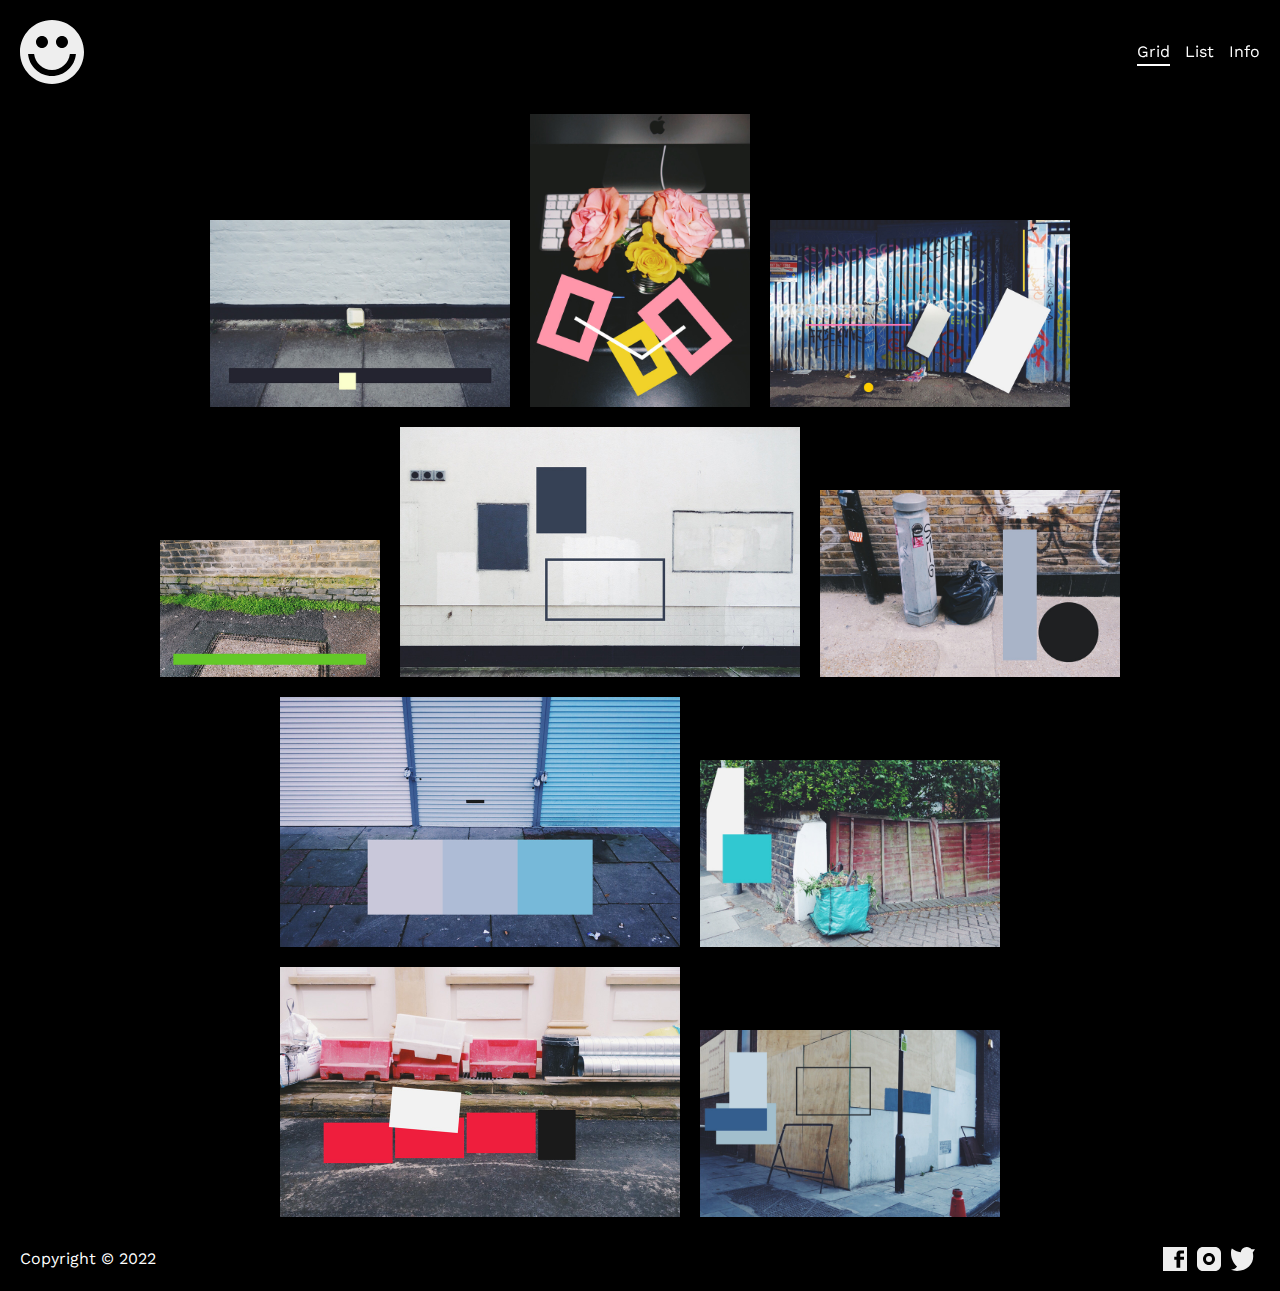
<file: index.html>
<!DOCTYPE html>
<html lang="en">

    <head>
        <meta charset="UTF-8">
        <meta http-equiv="X-UA-Compatible" content="IE=edge">
        <meta name="viewport" content="width=device-width, initial-scale=1.0">
        <link rel="stylesheet" href="reset.css">
        <link rel="stylesheet" href="style.css">
        <title>Boyce</title>
    </head>

    <body>
        <header>
            <h1><img src="assets/logo.svg" alt="logo"></h1>
            <nav>
                <a href="index.html" class="active">Grid</a>
                <a href="list.html">List</a>
                <a href="info.html">Info</a>
            </nav>
        </header>
        <section class="photos">
            <div class="photo">
                <div class="overlay">
                    <h2>Black Line Yellow Box</h2>
                </div>
                <img src="assets/image_1.jpg" alt="image_1">
            </div>
            <div class="photo small">
                <div class="overlay">
                    <h2>Desk Flowers</h2>
                </div><img src="assets/image_2.jpg" alt="image_2">
            </div>
            <div class="photo">
                <div class="overlay">
                    <h2>Fence Sign Reach</h2>
                </div><img src="assets/image_3.jpg" alt="image_3">
            </div>
            <div class="photo small">
                <div class="overlay">
                    <h2>Green Grass Line</h2>
                </div><img src="assets/image_4.jpg" alt="image_4">
            </div>
            <div class="photo large">
                <div class="overlay">
                    <h2>Fill Outline</h2>
                </div> <img src="assets/image_5.jpg" alt="image_5">
            </div>
            <div class="photo">
                <div class="overlay">
                    <h2>Bollard Bag Black Grey</h2>
                </div><img src="assets/image_6.jpg" alt="image_6">
            </div>
            <div class="photo large">
                <div class="overlay">
                    <h2>Three Shutters</h2>
                </div> <img src="assets/image_7.jpg" alt="image_7">
            </div>
            <div class="photo">
                <div class="overlay">
                    <h2>Green Bag White Wall</h2>
                </div> <img src="assets/image_8.jpg" alt="image_8">
            </div>
            <div class="photo large">
                <div class="overlay">
                    <h2>Temporary Barrier Bin</h2>
                </div> <img src="assets/image_9.jpg" alt="image_9">
            </div>
            <div class="photo">
                <div class="overlay">
                    <h2>Post Panel Frame</h2>
                </div> <img src="assets/image_10.jpg" alt="image_10">
            </div>
        </section>
        <footer>
            <p>Copyright &copy; 2022</p>
            <div class="social">
                <a href="#">
                    <img src="assets/icon-facebook.svg" alt="facebook">
                </a>
                <a href="#">
                    <img src="assets/icon-instagram.svg" alt="instagram">
                </a>
                <a href="#">
                    <img src="assets/icon-twitter.svg" alt="twitter">
                </a>
            </div>
        </footer>
    </body>

</html>
</file>
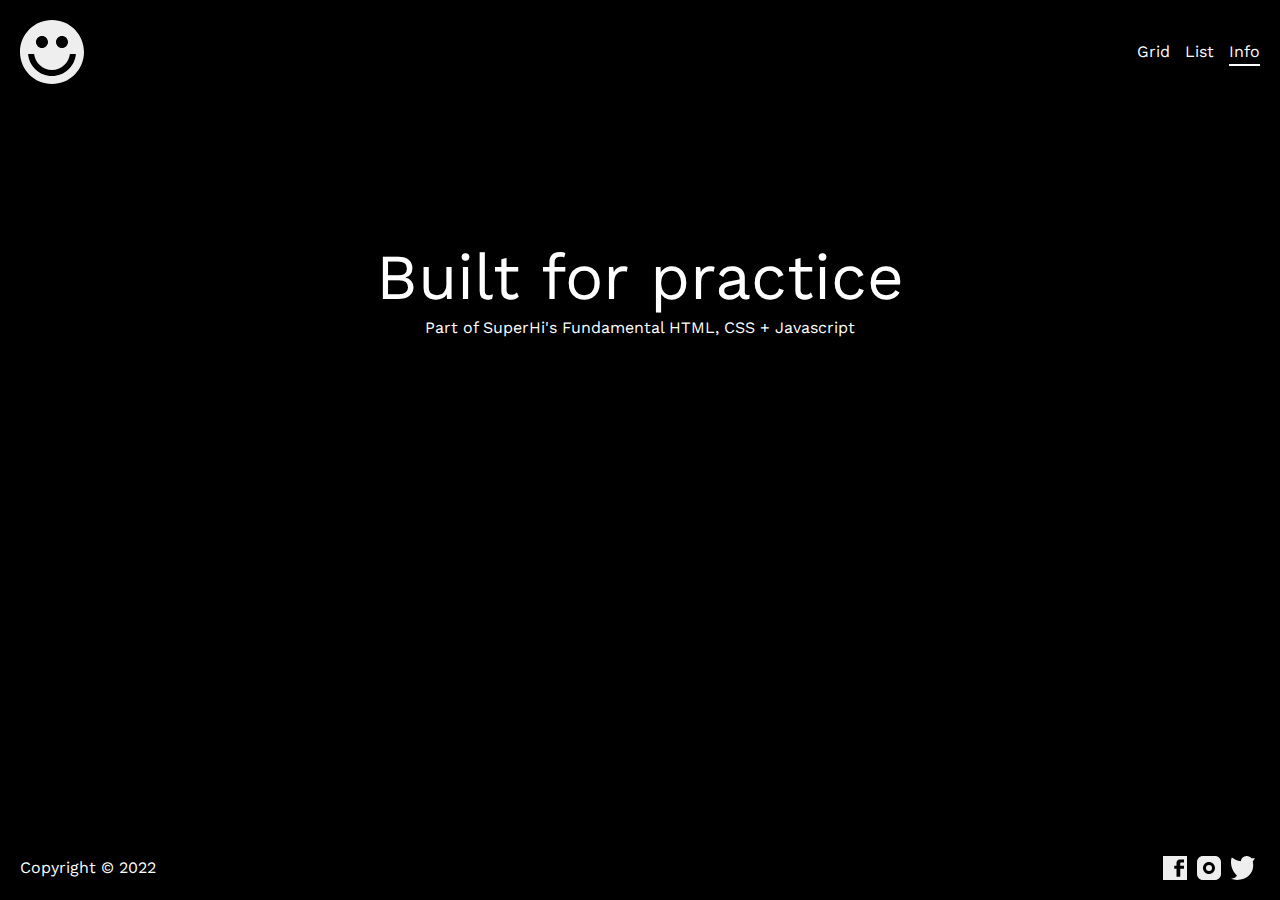
<file: info.html>
<!DOCTYPE html>
<html lang="en">

    <head>
        <meta charset="UTF-8">
        <meta http-equiv="X-UA-Compatible" content="IE=edge">
        <meta name="viewport" content="width=device-width, initial-scale=1.0">
        <link rel="stylesheet" href="reset.css">
        <link rel="stylesheet" href="style.css">
        <title>Boyce</title>
    </head>

    <body>
        <header>
            <h1><img src="assets/logo.svg" alt="logo"></h1>
            <nav>
                <a href="index.html">Grid</a>
                <a href="list.html">List</a>
                <a href="info.html" class="active">Info</a>
            </nav>
        </header>
        <section class="info">
            <h2>Built for practice</h2>
            <p>Part of SuperHi's Fundamental HTML, CSS + Javascript</p>
        </section>
        <footer>
            <p>Copyright &copy; 2022</p>
            <div class="social">
                <a href="#">
                    <img src="assets/icon-facebook.svg" alt="facebook">
                </a>
                <a href=#">
                    <img src="assets/icon-instagram.svg" alt="instagram">
                </a>
                <a href="#">
                    <img src="assets/icon-twitter.svg" alt="twitter">
                </a>
            </div>
        </footer>
    </body>

</html>
</file>
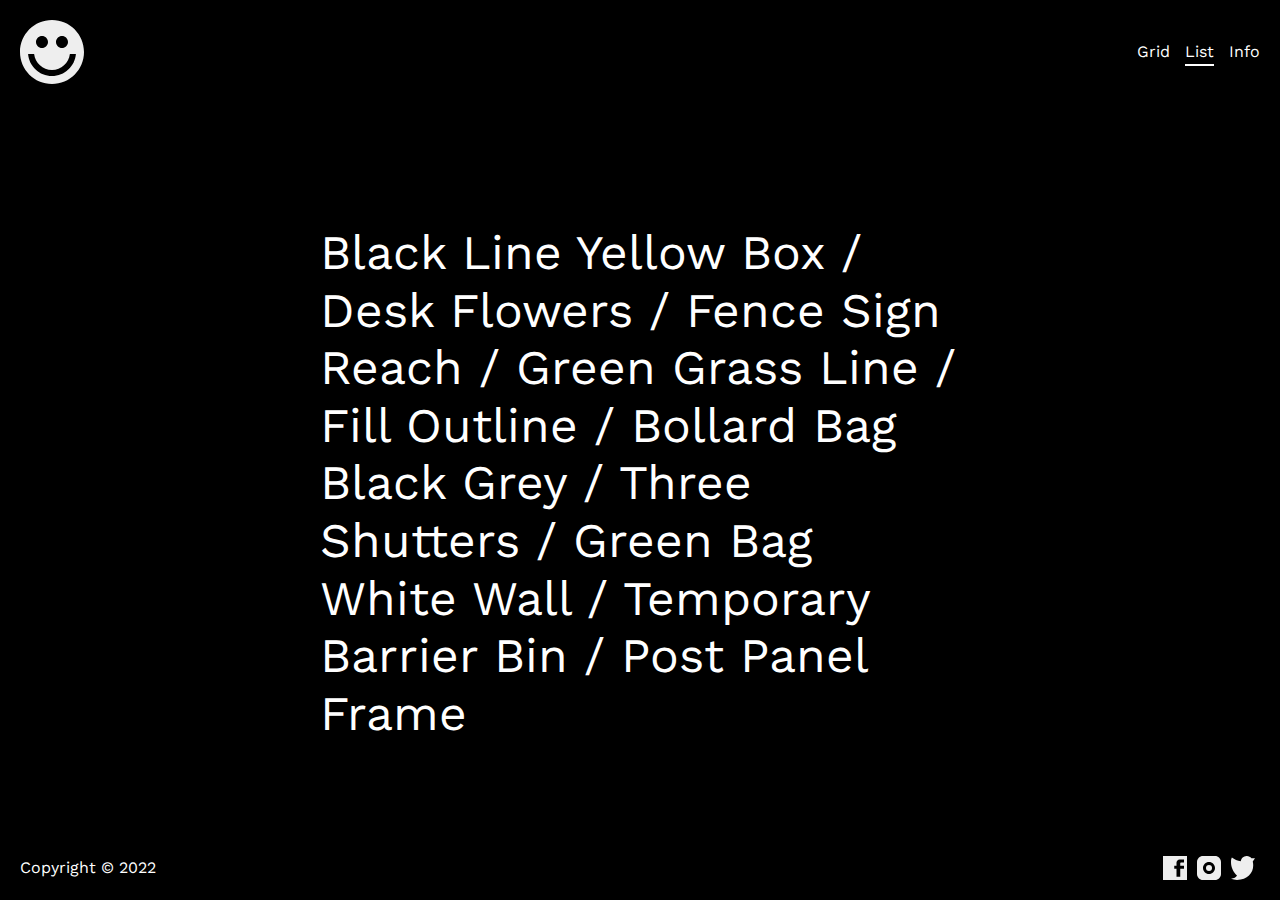
<file: list.html>
<!DOCTYPE html>
<html lang="en">

    <head>
        <meta charset="UTF-8">
        <meta http-equiv="X-UA-Compatible" content="IE=edge">
        <meta name="viewport" content="width=device-width, initial-scale=1.0">
        <link rel="stylesheet" href="reset.css">
        <link rel="stylesheet" href="style.css">
        <title>Boyce</title>
    </head>

    <body>
        <header>
            <h1><img src="assets/logo.svg" alt="logo"></h1>
            <nav>
                <a href="index.html">Grid</a>
                <a href="list.html" class="active">List</a>
                <a href="info.html">Info</a>
            </nav>
        </header>
        <section class="list">

            <a href="#">
                Black Line Yellow Box
                <img src="assets/image_1.jpg">
            </a>

            <a href="#">
                Desk Flowers
                <img src="assets/image_2.jpg">
            </a>

            <a href="#">
                Fence Sign Reach
                <img src="assets/image_3.jpg">
            </a>

            <a href="#">
                Green Grass Line
                <img src="assets/image_4.jpg">
            </a>

            <a href="#">
                Fill Outline
                <img src="assets/image_5.jpg">
            </a>

            <a href="#">
                Bollard Bag Black Grey
                <img src="assets/image_6.jpg">
            </a>

            <a href="#">
                Three Shutters
                <img src="assets/image_7.jpg">
            </a>

            <a href="#">
                Green Bag White Wall
                <img src="assets/image_8.jpg">
            </a>

            <a href="#">
                Temporary Barrier Bin
                <img src="assets/image_9.jpg">
            </a>

            <a href="#">
                Post Panel Frame
                <img src="assets/image_10.jpg">
            </a>
        </section>
        <footer>
            <p>Copyright &copy; 2022</p>
            <div class="social">
                <a href="#">
                    <img src="assets/icon-facebook.svg" alt="facebook">
                </a>
                <a href="#">
                    <img src="assets/icon-instagram.svg" alt="instagram">
                </a>
                <a href="#">
                    <img src="assets/icon-twitter.svg" alt="twitter">
                </a>
            </div>
        </footer>
    </body>

</html>
</file>
<file: style.css>
@import url('https://fonts.googleapis.com/css2?family=Work+Sans&display=swap');

body {
    font-family: 'Work Sans';
    background-color: #000;
    font-size: 16px;
    color: #fff;
    line-height: 1.5;
    display: flex;
    flex-direction: column;
    min-height: 100vh;
}

a {

    text-decoration: none;
    color: #fff;
}

header {
    position: sticky;
    top: 0;
    display: flex;
    align-items: center;
    justify-content: space-between;
    padding: 20px;
    z-index: 1;
    background: rgba(0, 0, 0, 0.7);
}

header img {
    width: 64px;
}

nav a {
    font-size: 16px;
    line-height: 1.5;
    margin-left: 10px;
    padding-bottom: 3px;
    border-bottom: solid 2px rgba(0, 0, 0, 0);
    transition: border 0.3s ease-in-out;
}

nav a:hover {
    border-color: #555;
}

nav a.active {
    border-color: #fff;
}

section.photos {
    max-width: 1000px;
    margin: auto;
    display: flex;
    flex-wrap: wrap;
    justify-content: center;
    align-items: flex-end;
}

div.photo {
    position: relative;
    max-width: 300px;
    margin: 10px;
    transition: filter 0.3 ease-in-out;
}

div.photo:hover {
    filter: grayscale(100%);
}

div.large {
    max-width: 400px
}

div.small {
    max-width: 220px;
}

div.overlay {
    position: absolute;
    top: 0;
    left: 0;
    width: 100%;
    height: 100%;
    background: #000;
    opacity: 0;
    transition: opacity 0.3s ease-in-out;
}

div.overlay h2 {
    position: absolute;
    top: -15px;
    left: -15px;
    font-size: 2rem;
    line-height: 1.2;
}

div.overlay:hover {
    opacity: 0.7;
}

section.list {
    max-width: 640px;
    margin-left: auto;
    margin-right: auto;
    font-size: 3rem;
    line-height: 1.2;
    margin-top: 120px;
}

section.list a img {
    opacity: 0;
    position: fixed;
    top: 50%;
    left: 50%;
    transform: translate(-50%, -50%);
    max-width: 500px;
    pointer-events: none;
    transition: opacity 0.3s;
}

section.list a:after {
    content: '/';
}

section.list a:last-child:after {
    content: '';
}

section.list a:hover img {
    opacity: 1;
}

section.list a {
    transition: color 0.3s;
}

section.list:hover a {
    color: #4d4d4d;
}

section.list a:hover {
    color: #fff;
}

section.info {
    max-width: 640px;
    margin-left: auto;
    margin-right: auto;
    margin-top: 15vh;
    text-align: center;
}

section.info h2 {
    font-size: 4rem;
    line-height: 1.2;
}

footer {
    margin-top: auto;
    display: flex;
    align-items: center;
    justify-content: space-between;
    padding: 20px;
}

footer img {
    width: 24px;
    margin-right: 5px;
}

@media (max-width:800px) {
    section.list {
        margin-top: 20px;
        padding: 20px;
        font-size: 2rem;
    }

    section.info {
        margin-top: 20vh;
    }

    section.info h2 {
        font-size: 2rem;
    }
}
</file>
